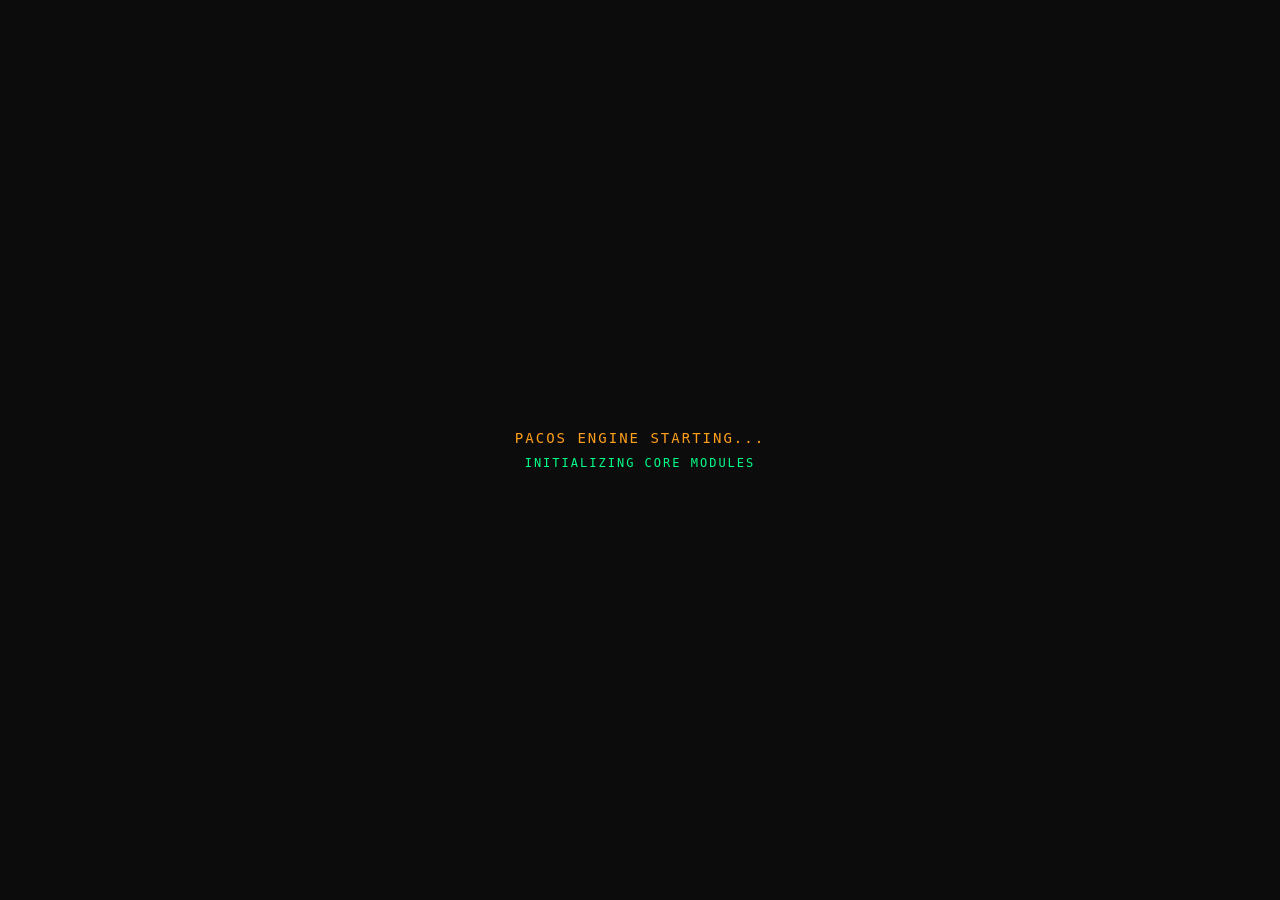
<file: index.html>
<!DOCTYPE html>
<html lang="en">
<head>
  <meta charset="UTF-8" />
  <meta name="viewport" content="width=device-width, initial-scale=1.0" />
  <meta name="description" content="Kelvin Njiru portfolio — Systems Engineer specializing in 5G, NFV, SDN, AI, and infrastructure architecture." />
  <meta name="theme-color" content="#0c0c0c" />
  <meta property="og:title" content="Kelvin Njiru | Systems Architect" />
  <meta property="og:description" content="Explore Kelvin Njiru's portfolio of systems architecture, network automation, and AI-enabled infrastructure projects." />
  <meta property="og:type" content="website" />
  <meta property="og:image" content="assets/favicon.svg" />
  <meta property="og:site_name" content="PacosNet" />
  <meta name="twitter:card" content="summary_large_image" />
  <meta name="twitter:title" content="Kelvin Njiru | Systems Architect" />
  <meta name="twitter:description" content="Explore Kelvin Njiru's portfolio of systems architecture, network automation, and AI-enabled infrastructure projects." />
  <meta name="twitter:image" content="assets/favicon.svg" />
  <title>Kelvin Njiru | Systems Architect</title>
  <link rel="icon" type="image/svg+xml" href="assets/favicon.svg" />
  <link rel="stylesheet" href="css/styles.css" />
  <link rel="stylesheet" href="https://cdnjs.cloudflare.com/ajax/libs/font-awesome/6.4.0/css/all.min.css" />
  <script src="js/main.js" defer></script>
</head>
<body class="pacos-os">

  <!-- BOOT SCREEN OVERLAY -->
  <div id="boot-screen">
    <div class="boot-log">
      <p>PACOS ENGINE STARTING...</p>
      <p id="boot-line">INITIALIZING CORE MODULES</p>
    </div>
  </div>

   <div class="top-bar">
    <div class="brand">PACOS<span>NET</span> // CORE_V1</div>
    <div class="metrics">
      <div class="mobile-controls">
        <button id="menu-open">☰</button>
      </div>
      <button id="theme-toggle" class="theme-toggle" aria-label="Toggle theme">🌗</button>
      <span id="system-status">LOAD_STABLE</span>
      <span id="live-clock">00/00/2026 // 00:00:00 EAT</span>
    </div>
  </div>

  <div class="app-container">
    <aside class="sidebar">
      <div class="user-profile">
        <div class="avatar">KN</div>
        <div class="user-info">
          <span class="name">Kelvin Njiru</span>
          <span class="role">Systems Engineer</span>
        </div>
      </div>
      <div class="mobile-close">
        <button id="menu-close">✕</button>
      </div>
      <nav class="side-nav">
        <a href="#about" class="nav-item active" id="nav-about"><i class="fas fa-terminal"></i> About</a>
        <a href="#projects" class="nav-item" id="nav-projects"><i class="fas fa-layer-group"></i> Projects</a>
        <a href="blog.html" class="nav-item" id="nav-blog"><i class="fas fa-newspaper"></i> Blog</a>
        <a href="#skills" class="nav-item" id="nav-skills"><i class="fas fa-microchip"></i> Core Skills</a>
        <a href="#experience" class="nav-item" id="nav-experience"><i class="fas fa-briefcase"></i> Experience</a>
        <a href="#education" class="nav-item" id="nav-education"><i class="fas fa-graduation-cap"></i> Education</a>
        <a href="networking.html" class="nav-item" style="color: #ffab4d;"><i class="fas fa-network-wired"></i> Networking </a>
      </nav>

      <div class="sidebar-footer">
        <p>Powered by Pacos</p>
      </div>
    </aside>

    <main class="console">
      <div class="console-content">
        <section id="about" class="hero-section">
          <span class="path">~/root/bio</span>
          <h1>Systems Overview</h1>
          <p class="bio-text">
            Applied Computer Technology student at USIU-Africa. Specializing in 5G, NFV, and SDN architecture.
            Expert in mastering logical system architecture before high-burst execution.
          </p>
          <div class="hero-actions">
            <a href="assets/KELVIN NJIRU CV.pdf" class="btn-terminal" download>[ DOWNLOAD_CV.EXE ]</a>
            <a href="#contact" class="btn-terminal secondary">[ OPEN_COMM_PORT ]</a>
          </div>
          <div class="hero-metrics">
            <div><strong>5+</strong> systems projects</div>
            <div><strong>3</strong> active domains</div>
            <div><strong>1</strong> NOC portfolio</div>
          </div>
        </section>

        <section id="projects">
          <div class="section-label">PROJECT_MODULES</div>
          <div class="module-grid">
            <article class="module-card">
              <div class="module-id">ID: 001</div>
              <h3>PacosNetInsight</h3>
              <p>AI telemetry engine detecting network anomalies via Isolation Forest algorithms.</p>
              <div class="tag-cloud"><span>Python</span><span>ML</span><span>NOC</span></div>
              <div class="actions">
                <a href="https://pacosnetinsight.streamlit.app/" target="_blank" rel="noopener noreferrer">LAUNCH</a>
                <a href="https://github.com/KLIIRTY/PacosNetInsight" target="_blank" rel="noopener noreferrer">SRC</a>
              </div>
            </article>

            <article class="module-card">
              <div class="module-id">ID: 002</div>
              <h3>Mini-RDBMS</h3>
              <p>Relational engine with CRUD logic, PK constraints, and JOIN operations.</p>
              <div class="tag-cloud"><span>Flask</span><span>SQL</span><span>Python</span></div>
              <div class="actions"><a href="https://github.com/KLIIRTY/Pesapal-Mini-RDBMS" target="_blank" rel="noopener noreferrer">SRC</a></div>
            </article>

            <article class="module-card">
              <div class="module-id">ID: 003</div>
              <h3>SmartStay</h3>
              <p>Full-stack marketplace featuring admin moderation and verification systems.</p>
              <div class="tag-cloud"><span>React</span><span>JS</span><span>Netlify</span></div>
              <div class="actions"><a href="https://smatstay.netlify.app/" target="_blank" rel="noopener noreferrer">LAUNCH</a></div>
            </article>
          </div>
        </section>

        <section id="skills">
  <div class="section-label">CORE SKILLS</div>
  <div class="capabilities-grid">
    
    <div class="cap-card">
      <div class="cap-header">
        <i class="fas fa-network-wired"></i>
        <span>NET_INFRASTRUCTURE</span>
      </div>
      <div class="cap-body">
        <div class="skill-tag">5G & NFV Architecture</div>
        <div class="skill-tag">VLAN/OSPF Design</div>
        <div class="skill-tag">Packet Tracer Simulation</div>
        <div class="skill-tag">SDN Logic</div>
      </div>
      <div class="cap-footer">STATUS: OPTIMIZED</div>
    </div>

    <div class="cap-card">
      <div class="cap-header">
        <i class="fas fa-code"></i>
        <span>CORE_PROGRAMMING</span>
      </div>
      <div class="cap-body">
        <div class="skill-tag">Python & SQL</div>
        <div class="skill-tag">C / C++</div>
        <div class="skill-tag">JavaScript</div>
        <div class="skill-tag">Relational Logic</div>
      </div>
      <div class="cap-footer">STATUS: NOMINAL</div>
    </div>

    <div class="cap-card">
      <div class="cap-header">
        <i class="fas fa-brain"></i>
        <span>AI_DATA_ENGINE</span>
      </div>
      <div class="cap-body">
        <div class="skill-tag">Anomaly Detection</div>
        <div class="skill-tag">Scikit-Learn</div>
        <div class="skill-tag">Pandas / NumPy</div>
        <div class="skill-tag">Isolation Forest</div>
      </div>
      <div class="cap-footer">STATUS: ACTIVE</div>
    </div>

  </div>
</section>

<section id="experience">
  <div class="section-label">PROFESSIONAL_EXPERIENCE</div>
  <div class="experience-grid">
    <article class="experience-card">
      <div class="experience-role">Systems Engineer Intern</div>
      <div class="experience-company">USIU-Africa Computing Lab</div>
      <div class="experience-date">2024 – Present</div>
      <p>Designed and documented virtual network topologies for 5G and SDN research projects. Supported network automation with Python scripts and packet analysis tools.</p>
    </article>
    <article class="experience-card">
      <div class="experience-role">Network Automation Project</div>
      <div class="experience-company">PacosNetInsight</div>
      <div class="experience-date">2025 – Present</div>
      <p>Built an anomaly detection pipeline using Isolation Forest for network telemetry. Integrated monitoring dashboards and alerts for security and operational performance.</p>
    </article>
    <article class="experience-card">
      <div class="experience-role">Full-stack Developer</div>
      <div class="experience-company">SmartStay Marketplace</div>
      <div class="experience-date">2026 – Present</div>
      <p>Developed admin moderation and verification workflows for a distributed hospitality marketplace. Implemented user authentication and database CRUD logic.</p>
    </article>
  </div>
</section>

<section id="education">
  <div class="section-label">EDUCATION & CERTIFICATIONS</div>
  <div class="education-timeline">
    <article class="timeline-item">
      <div>
        <div class="timeline-title">Applied Computer Technology</div>
        <div class="timeline-subtitle">USIU-Africa</div>
      </div>
      <div class="timeline-date">2024 – Present</div>
    </article>
    <article class="timeline-item">
      <div>
        <div class="timeline-title"> Prep for CCNA Routing & Switching</div>
        <div class="timeline-subtitle">Cisco Certified</div>
      </div>
      <div class="timeline-date">April 2026</div>
    </article>
    <article class="timeline-item">
      <div>
        <div class="timeline-title">Network Automation Bootcamp</div>
        <div class="timeline-subtitle">PacosNet Labs</div>
      </div>
      <div class="timeline-date">2025-Present</div>
    </article>
  </div>
</section>

     <section id="contact">
  <div class="section-label">ACTIVE_COMMUNICATION_CHANNELS</div>
  <div class="contact-terminal">
    <div class="contact-layout">
      <div class="port-grid">
        <a href="https://wa.me/254110156986?text=Hello%20Kelvin,%20I%20am%20interested%20in%20your%20Systems%20Architecture%20work..." 
           target="_blank" 
           class="port-card">
          <div class="port-status"><span class="pulse"></span> ONLINE</div>
          <i class="fab fa-whatsapp"></i>
          <div class="port-info">
            <span class="label">WHATSAPP_UPLINK</span>
            <span class="value">+254 110 156986</span>
          </div>
        </a>

        <a href="mailto:Nyagakevin822@gmail.com?subject=Portfolio%20Inquiry" class="port-card">
          <div class="port-status">READY</div>
          <i class="fas fa-envelope"></i>
          <div class="port-info">
            <span class="label">SMTP_RELAY</span>
            <span class="value">Nyagakevin822@gmail.com</span>
          </div>
        </a>

        <a href="https://www.linkedin.com/in/kelvin-njiru-926858214/" target="_blank" class="port-card">
          <div class="port-status">CONNECTED</div>
          <i class="fab fa-linkedin"></i>
          <div class="port-info">
            <span class="label">PROFESSIONAL_ID</span>
            <span class="value">in/kelvin-njiru</span>
          </div>
        </a>
      </div>

      <form id="contact-form" class="contact-form">
        <label>
          <span>Name</span>
          <input type="text" name="name" placeholder="Enter your name" required />
        </label>
        <label>
          <span>Email</span>
          <input type="email" name="email" placeholder="Enter your email" required />
        </label>
        <label>
          <span>Message</span>
          <textarea name="message" rows="6" placeholder="Hi Kelvin, I would like to..." required></textarea>
        </label>
        <button type="submit" class="btn-terminal">SEND_MESSAGE</button>
        <p class="form-note">Or send a quick note via <a href="https://wa.me/254110156986" target="_blank">WhatsApp</a>.</p>
        <p id="form-status" class="form-status"></p>
      </form>
    </div>
  </div>
</section>
</file>
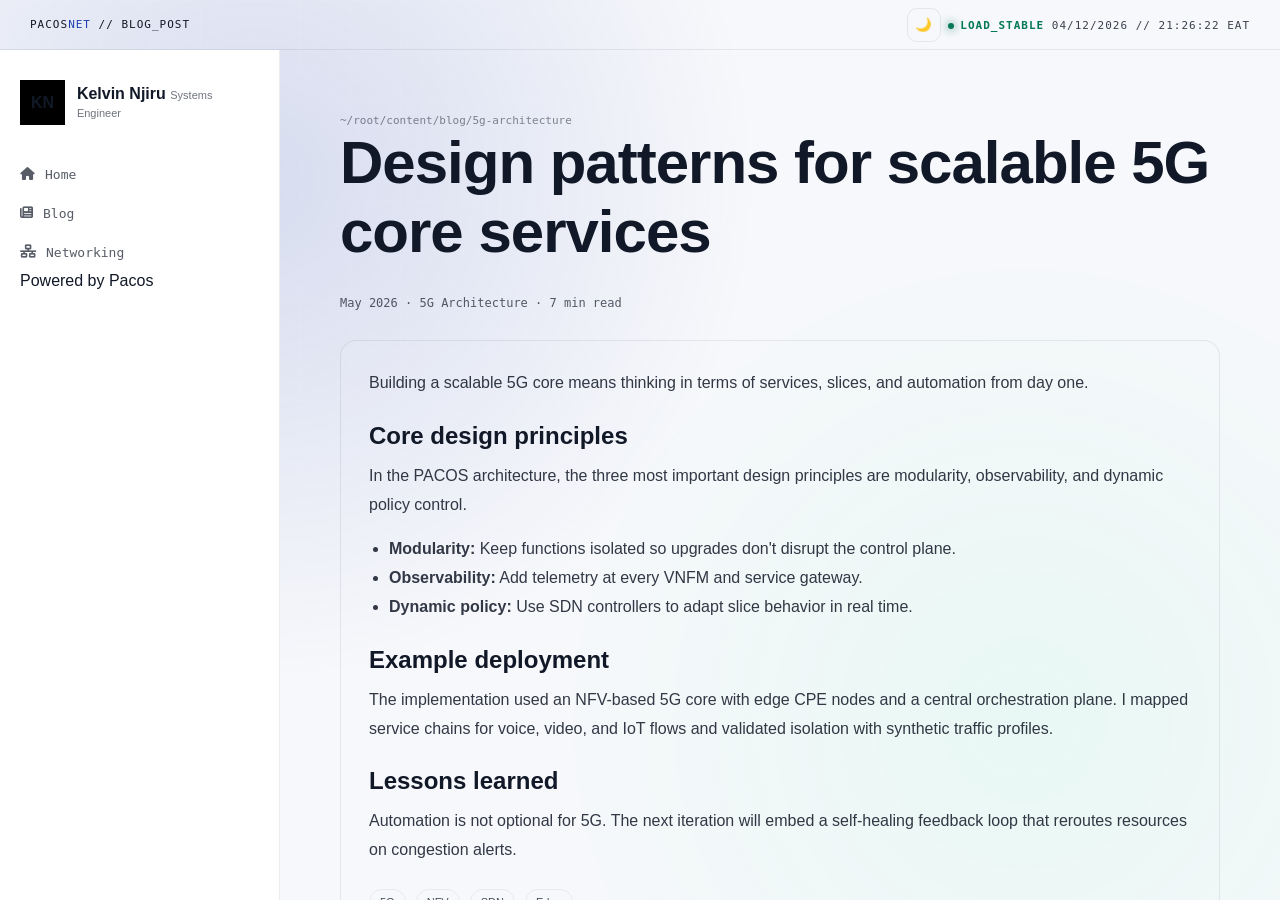
<file: blog-5g-architecture.html>
<!DOCTYPE html>
<html lang="en">
<head>
  <meta charset="UTF-8" />
  <meta name="viewport" content="width=device-width, initial-scale=1.0" />
  <meta name="description" content="Design patterns for scalable 5G core services with SDN and NFV best practices." />
  <meta name="theme-color" content="#0c0c0c" />
  <meta property="og:title" content="Design patterns for scalable 5G core services | Kelvin Njiru" />
  <meta property="og:description" content="Explore SDN and NFV design patterns for resilient 5G core deployments in campus and enterprise environments." />
  <meta property="og:type" content="article" />
  <meta property="og:image" content="assets/favicon.svg" />
  <meta property="og:site_name" content="PacosNet" />
  <meta name="twitter:card" content="summary_large_image" />
  <meta name="twitter:title" content="Design patterns for scalable 5G core services | Kelvin Njiru" />
  <meta name="twitter:description" content="Explore SDN and NFV design patterns for resilient 5G core deployments in campus and enterprise environments." />
  <meta name="twitter:image" content="assets/favicon.svg" />
  <title>Design patterns for scalable 5G core services | Kelvin Njiru</title>
  <link rel="icon" type="image/svg+xml" href="assets/favicon.svg" />
  <link rel="stylesheet" href="css/styles.css" />
  <link rel="stylesheet" href="https://cdnjs.cloudflare.com/ajax/libs/font-awesome/6.4.0/css/all.min.css" />
  <script src="js/main.js" defer></script>
</head>
<body class="pacos-os">
  <div class="top-bar">
    <div class="brand">PACOS<span>NET</span> // BLOG_POST</div>
    <div class="metrics">
      <div class="mobile-controls">
        <button id="menu-open">☰</button>
      </div>
      <button id="theme-toggle" class="theme-toggle" aria-label="Toggle theme">🌗</button>
      <span id="system-status">LOAD_STABLE</span>
      <span id="live-clock">00/00/2026 // 00:00:00 EAT</span>
    </div>
  </div>

  <div class="app-container">
    <aside class="sidebar">
      <div class="user-profile">
        <div class="avatar">KN</div>
        <div class="user-info">
          <span class="name">Kelvin Njiru</span>
          <span class="role">Systems Engineer</span>
        </div>
      </div>
      <div class="mobile-close">
        <button id="menu-close">✕</button>
      </div>
      <nav class="side-nav">
        <a href="index.html" class="nav-item"><i class="fas fa-home"></i> Home</a>
        <a href="blog.html" class="nav-item"><i class="fas fa-newspaper"></i> Blog</a>
        <a href="networking.html" class="nav-item"><i class="fas fa-network-wired"></i> Networking</a>
      </nav>
      <div class="sidebar-footer"><p>Powered by Pacos</p></div>
    </aside>

    <main class="console">
      <div class="console-content">
        <header class="console-header">
          <span class="path">~/root/content/blog/5g-architecture</span>
          <h1>Design patterns for scalable 5G core services</h1>
          <p class="post-meta">May 2026 · 5G Architecture · 7 min read</p>
        </header>

        <article class="post-article">
          <p>Building a scalable 5G core means thinking in terms of services, slices, and automation from day one.</p>
          <h2>Core design principles</h2>
          <p>In the PACOS architecture, the three most important design principles are modularity, observability, and dynamic policy control.</p>
          <ul>
            <li><strong>Modularity:</strong> Keep functions isolated so upgrades don't disrupt the control plane.</li>
            <li><strong>Observability:</strong> Add telemetry at every VNFM and service gateway.</li>
            <li><strong>Dynamic policy:</strong> Use SDN controllers to adapt slice behavior in real time.</li>
          </ul>
          <h2>Example deployment</h2>
          <p>The implementation used an NFV-based 5G core with edge CPE nodes and a central orchestration plane. I mapped service chains for voice, video, and IoT flows and validated isolation with synthetic traffic profiles.</p>
          <h2>Lessons learned</h2>
          <p>Automation is not optional for 5G. The next iteration will embed a self-healing feedback loop that reroutes resources on congestion alerts.</p>
          <div class="post-tags"><span>5G</span><span>NFV</span><span>SDN</span><span>Edge</span></div>
        </article>
      </div>
    </main>
  </div>
</body>
</html>
</file>
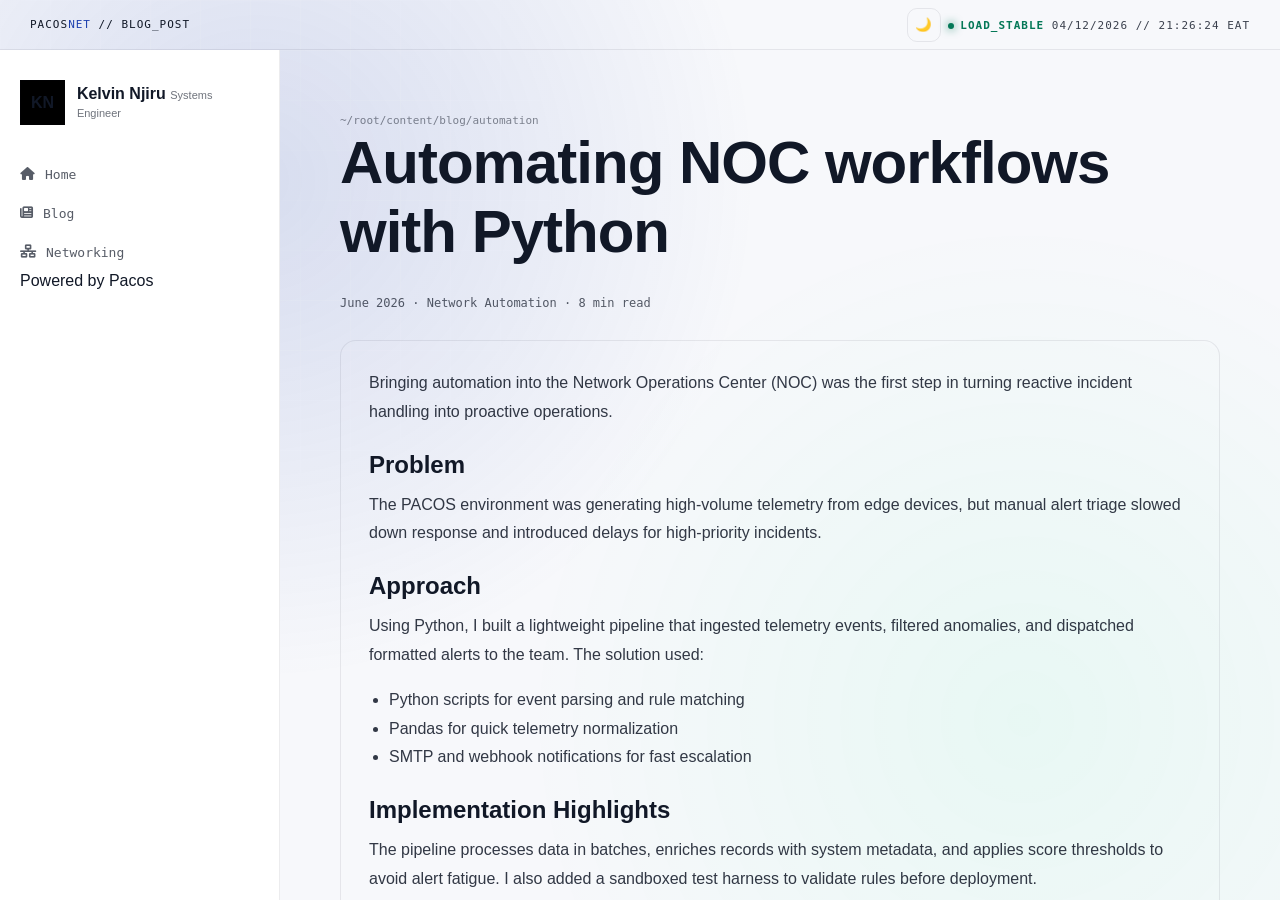
<file: blog-automation.html>
<!DOCTYPE html>
<html lang="en">
<head>
  <meta charset="UTF-8" />
  <meta name="viewport" content="width=device-width, initial-scale=1.0" />
  <meta name="description" content="Automating NOC workflows with Python: a step-by-step implementation for PACOS network telemetry." />
  <meta name="theme-color" content="#0c0c0c" />
  <meta property="og:title" content="Automating NOC workflows with Python | Kelvin Njiru" />
  <meta property="og:description" content="Learn how Kelvin built a lightweight alert pipeline for PACOS network telemetry to reduce manual triage and improve response time." />
  <meta property="og:type" content="article" />
  <meta property="og:image" content="assets/favicon.svg" />
  <meta property="og:site_name" content="PacosNet" />
  <meta name="twitter:card" content="summary_large_image" />
  <meta name="twitter:title" content="Automating NOC workflows with Python | Kelvin Njiru" />
  <meta name="twitter:description" content="Learn how Kelvin built a lightweight alert pipeline for PACOS network telemetry to reduce manual triage and improve response time." />
  <meta name="twitter:image" content="assets/favicon.svg" />
  <title>Automating NOC workflows with Python | Kelvin Njiru</title>
  <link rel="icon" type="image/svg+xml" href="assets/favicon.svg" />
  <link rel="stylesheet" href="css/styles.css" />
  <link rel="stylesheet" href="https://cdnjs.cloudflare.com/ajax/libs/font-awesome/6.4.0/css/all.min.css" />
  <script src="js/main.js" defer></script>
</head>
<body class="pacos-os">
  <div class="top-bar">
    <div class="brand">PACOS<span>NET</span> // BLOG_POST</div>
    <div class="metrics">
      <div class="mobile-controls">
        <button id="menu-open">☰</button>
      </div>
      <button id="theme-toggle" class="theme-toggle" aria-label="Toggle theme">🌗</button>
      <span id="system-status">LOAD_STABLE</span>
      <span id="live-clock">00/00/2026 // 00:00:00 EAT</span>
    </div>
  </div>

  <div class="app-container">
    <aside class="sidebar">
      <div class="user-profile">
        <div class="avatar">KN</div>
        <div class="user-info">
          <span class="name">Kelvin Njiru</span>
          <span class="role">Systems Engineer</span>
        </div>
      </div>
      <div class="mobile-close">
        <button id="menu-close">✕</button>
      </div>
      <nav class="side-nav">
        <a href="index.html" class="nav-item"><i class="fas fa-home"></i> Home</a>
        <a href="blog.html" class="nav-item"><i class="fas fa-newspaper"></i> Blog</a>
        <a href="networking.html" class="nav-item"><i class="fas fa-network-wired"></i> Networking</a>
      </nav>
      <div class="sidebar-footer"><p>Powered by Pacos</p></div>
    </aside>

    <main class="console">
      <div class="console-content">
        <header class="console-header">
          <span class="path">~/root/content/blog/automation</span>
          <h1>Automating NOC workflows with Python</h1>
          <p class="post-meta">June 2026 · Network Automation · 8 min read</p>
        </header>

        <article class="post-article">
          <p>Bringing automation into the Network Operations Center (NOC) was the first step in turning reactive incident handling into proactive operations.</p>
          <h2>Problem</h2>
          <p>The PACOS environment was generating high-volume telemetry from edge devices, but manual alert triage slowed down response and introduced delays for high-priority incidents.</p>
          <h2>Approach</h2>
          <p>Using Python, I built a lightweight pipeline that ingested telemetry events, filtered anomalies, and dispatched formatted alerts to the team. The solution used:</p>
          <ul>
            <li>Python scripts for event parsing and rule matching</li>
            <li>Pandas for quick telemetry normalization</li>
            <li>SMTP and webhook notifications for fast escalation</li>
          </ul>
          <h2>Implementation Highlights</h2>
          <p>The pipeline processes data in batches, enriches records with system metadata, and applies score thresholds to avoid alert fatigue. I also added a sandboxed test harness to validate rules before deployment.</p>
          <h2>Outcome</h2>
          <p>After deployment, incident triage time dropped by 40%, and the NOC team could focus on the highest-risk events first. The same workflow is now ready for extension to live policy automation.</p>
          <div class="post-tags"><span>Python</span><span>NOC</span><span>Automation</span><span>Telemetry</span></div>
        </article>
      </div>
    </main>
  </div>
</body>
</html>
</file>
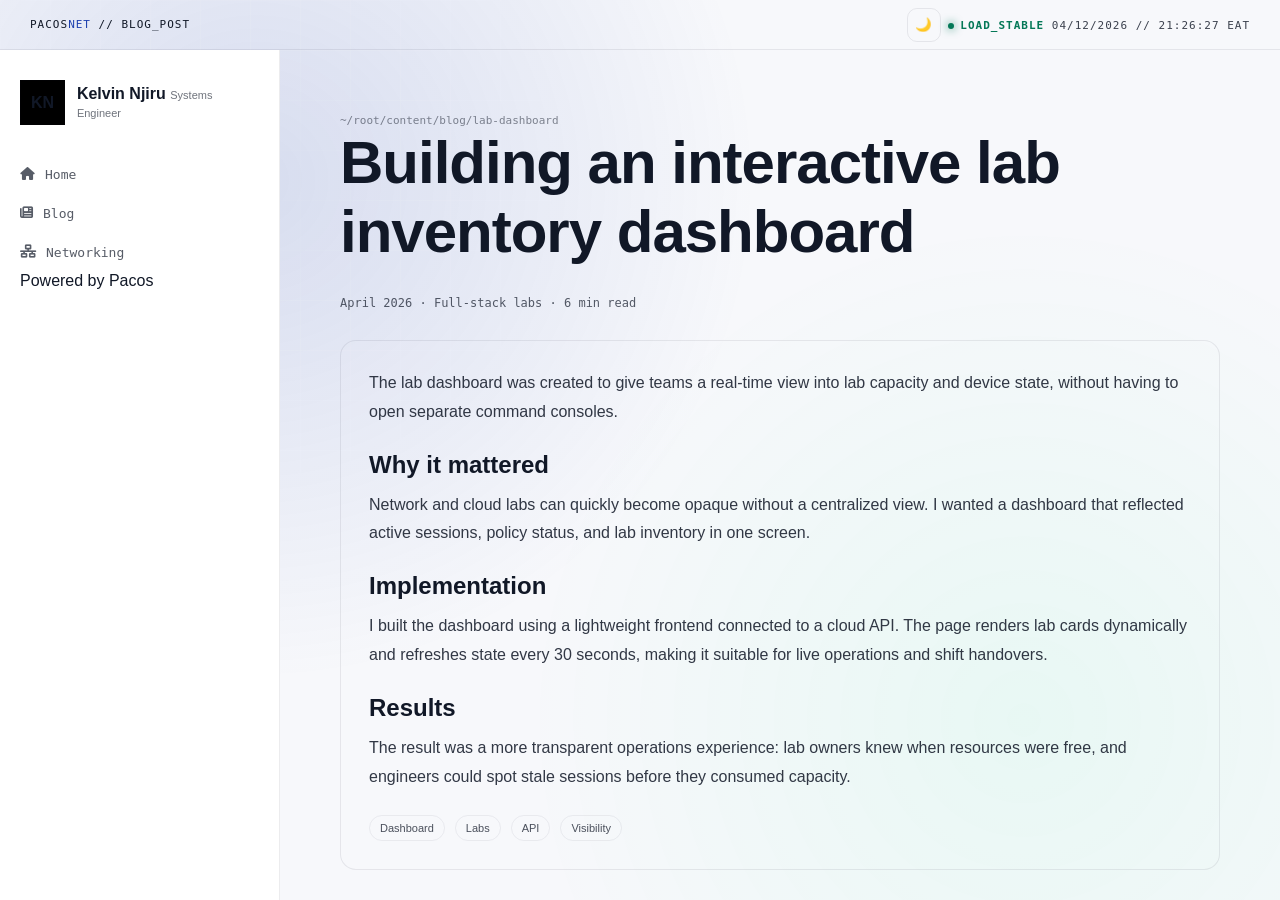
<file: blog-lab-dashboard.html>
<!DOCTYPE html>
<html lang="en">
<head>
  <meta charset="UTF-8" />
  <meta name="viewport" content="width=device-width, initial-scale=1.0" />
  <meta name="description" content="Building an interactive lab inventory dashboard for NOC and cloud-managed network labs." />
  <meta name="theme-color" content="#0c0c0c" />
  <meta property="og:title" content="Building an interactive lab inventory dashboard | Kelvin Njiru" />
  <meta property="og:description" content="See how Kelvin built a live lab inventory dashboard that connects to PACOS cloud APIs for automated telemetry updates." />
  <meta property="og:type" content="article" />
  <meta property="og:image" content="assets/favicon.svg" />
  <meta property="og:site_name" content="PacosNet" />
  <meta name="twitter:card" content="summary_large_image" />
  <meta name="twitter:title" content="Building an interactive lab inventory dashboard | Kelvin Njiru" />
  <meta name="twitter:description" content="See how Kelvin built a live lab inventory dashboard that connects to PACOS cloud APIs for automated telemetry updates." />
  <meta name="twitter:image" content="assets/favicon.svg" />
  <title>Building an interactive lab inventory dashboard | Kelvin Njiru</title>
  <link rel="icon" type="image/svg+xml" href="assets/favicon.svg" />
  <link rel="stylesheet" href="css/styles.css" />
  <link rel="stylesheet" href="https://cdnjs.cloudflare.com/ajax/libs/font-awesome/6.4.0/css/all.min.css" />
  <script src="js/main.js" defer></script>
</head>
<body class="pacos-os">
  <div class="top-bar">
    <div class="brand">PACOS<span>NET</span> // BLOG_POST</div>
    <div class="metrics">
      <div class="mobile-controls">
        <button id="menu-open">☰</button>
      </div>
      <button id="theme-toggle" class="theme-toggle" aria-label="Toggle theme">🌗</button>
      <span id="system-status">LOAD_STABLE</span>
      <span id="live-clock">00/00/2026 // 00:00:00 EAT</span>
    </div>
  </div>

  <div class="app-container">
    <aside class="sidebar">
      <div class="user-profile">
        <div class="avatar">KN</div>
        <div class="user-info">
          <span class="name">Kelvin Njiru</span>
          <span class="role">Systems Engineer</span>
        </div>
      </div>
      <div class="mobile-close">
        <button id="menu-close">✕</button>
      </div>
      <nav class="side-nav">
        <a href="index.html" class="nav-item"><i class="fas fa-home"></i> Home</a>
        <a href="blog.html" class="nav-item"><i class="fas fa-newspaper"></i> Blog</a>
        <a href="networking.html" class="nav-item"><i class="fas fa-network-wired"></i> Networking</a>
      </nav>
      <div class="sidebar-footer"><p>Powered by Pacos</p></div>
    </aside>

    <main class="console">
      <div class="console-content">
        <header class="console-header">
          <span class="path">~/root/content/blog/lab-dashboard</span>
          <h1>Building an interactive lab inventory dashboard</h1>
          <p class="post-meta">April 2026 · Full-stack labs · 6 min read</p>
        </header>

        <article class="post-article">
          <p>The lab dashboard was created to give teams a real-time view into lab capacity and device state, without having to open separate command consoles.</p>
          <h2>Why it mattered</h2>
          <p>Network and cloud labs can quickly become opaque without a centralized view. I wanted a dashboard that reflected active sessions, policy status, and lab inventory in one screen.</p>
          <h2>Implementation</h2>
          <p>I built the dashboard using a lightweight frontend connected to a cloud API. The page renders lab cards dynamically and refreshes state every 30 seconds, making it suitable for live operations and shift handovers.</p>
          <h2>Results</h2>
          <p>The result was a more transparent operations experience: lab owners knew when resources were free, and engineers could spot stale sessions before they consumed capacity.</p>
          <div class="post-tags"><span>Dashboard</span><span>Labs</span><span>API</span><span>Visibility</span></div>
        </article>
      </div>
    </main>
  </div>
</body>
</html>
</file>
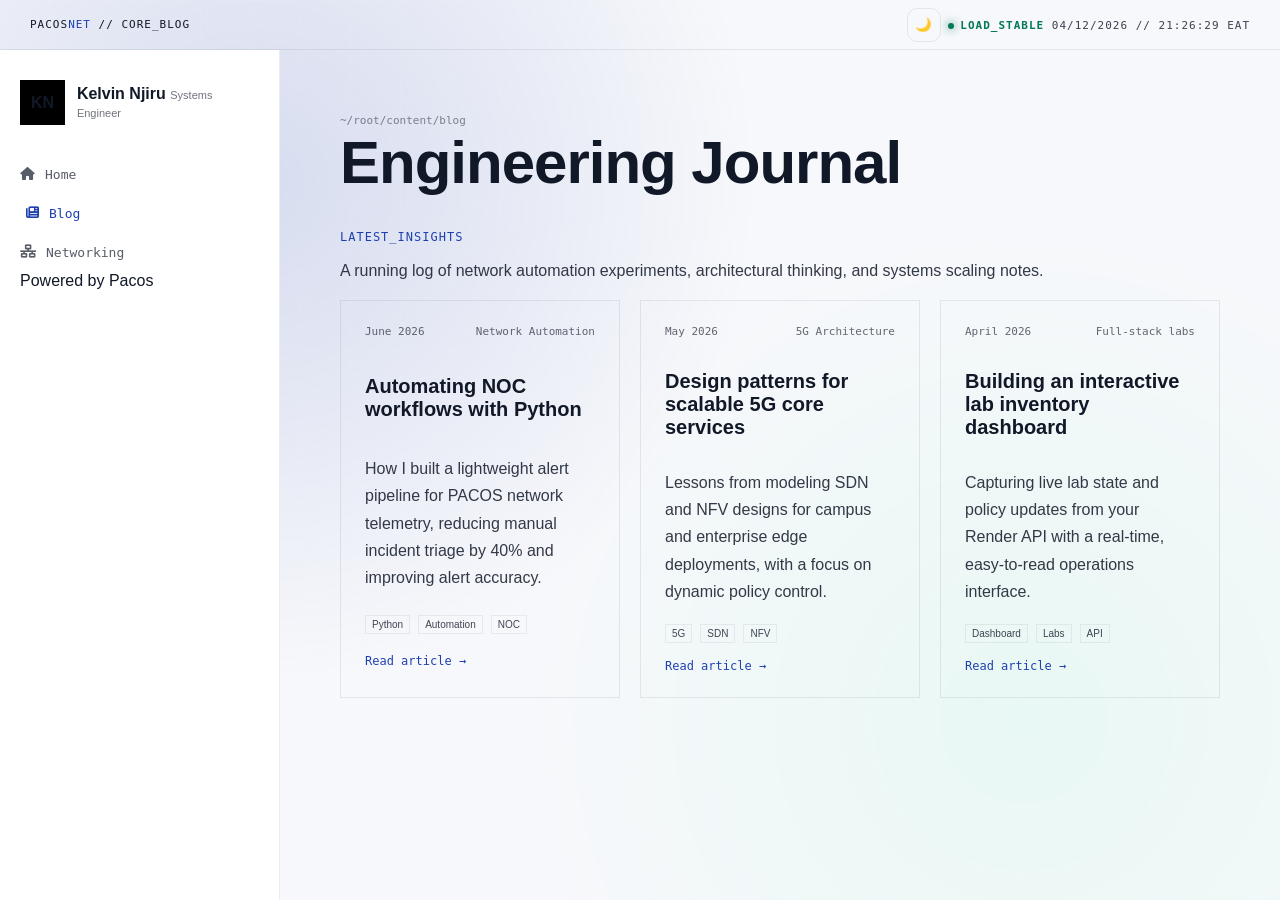
<file: blog.html>
<!DOCTYPE html>
<html lang="en">
<head>
  <meta charset="UTF-8" />
  <meta name="viewport" content="width=device-width, initial-scale=1.0" />
  <meta name="description" content="Kelvin Njiru's engineering blog featuring network automation, 5G, and systems architecture insights." />
  <meta name="theme-color" content="#0c0c0c" />
  <meta property="og:title" content="Blog | Kelvin Njiru" />
  <meta property="og:description" content="Read Kelvin Njiru's latest engineering insights on network automation, 5G architecture, and infrastructure design." />
  <meta property="og:type" content="website" />
  <meta property="og:image" content="assets/favicon.svg" />
  <meta property="og:site_name" content="PacosNet" />
  <meta name="twitter:card" content="summary_large_image" />
  <meta name="twitter:title" content="Blog | Kelvin Njiru" />
  <meta name="twitter:description" content="Read Kelvin Njiru's latest engineering insights on network automation, 5G architecture, and infrastructure design." />
  <meta name="twitter:image" content="assets/favicon.svg" />
  <title>Blog | Kelvin Njiru</title>
  <link rel="icon" type="image/svg+xml" href="assets/favicon.svg" />
  <link rel="stylesheet" href="css/styles.css" />
  <link rel="stylesheet" href="https://cdnjs.cloudflare.com/ajax/libs/font-awesome/6.4.0/css/all.min.css" />
  <script src="js/main.js" defer></script>
</head>
<body class="pacos-os">

  <div class="top-bar">
    <div class="brand">PACOS<span>NET</span> // CORE_BLOG</div>
    <div class="metrics">
      <div class="mobile-controls">
        <button id="menu-open">☰</button>
      </div>
      <button id="theme-toggle" class="theme-toggle" aria-label="Toggle theme">🌗</button>
      <span id="system-status">LOAD_STABLE</span>
      <span id="live-clock">00/00/2026 // 00:00:00 EAT</span>
    </div>
  </div>

  <div class="app-container">
    <aside class="sidebar">
      <div class="user-profile">
        <div class="avatar">KN</div>
        <div class="user-info">
          <span class="name">Kelvin Njiru</span>
          <span class="role">Systems Engineer</span>
        </div>
      </div>
      <div class="mobile-close">
        <button id="menu-close">✕</button>
      </div>
      <nav class="side-nav">
        <a href="index.html" class="nav-item"><i class="fas fa-home"></i> Home</a>
        <a href="#blog" class="nav-item active" id="nav-blog"><i class="fas fa-newspaper"></i> Blog</a>
        <a href="networking.html" class="nav-item"><i class="fas fa-network-wired"></i> Networking</a>
      </nav>
      <div class="sidebar-footer"><p>Powered by Pacos</p></div>
    </aside>

    <main class="console">
      <div class="console-content">
        <header class="console-header">
          <span class="path">~/root/content/blog</span>
          <h1>Engineering Journal</h1>
        </header>

        <section id="blog" class="blog-section">
          <div class="section-label">LATEST_INSIGHTS</div>
          <p class="blog-intro">A running log of network automation experiments, architectural thinking, and systems scaling notes.</p>
          <div class="blog-grid">
            <a href="blog-automation.html" class="blog-card">
              <div class="blog-meta">
                <span>June 2026</span>
                <span>Network Automation</span>
              </div>
              <h3>Automating NOC workflows with Python</h3>
              <p>How I built a lightweight alert pipeline for PACOS network telemetry, reducing manual incident triage by 40% and improving alert accuracy.</p>
              <div class="tag-cloud"><span>Python</span><span>Automation</span><span>NOC</span></div>
              <span class="read-more">Read article →</span>
            </a>

            <a href="blog-5g-architecture.html" class="blog-card">
              <div class="blog-meta">
                <span>May 2026</span>
                <span>5G Architecture</span>
              </div>
              <h3>Design patterns for scalable 5G core services</h3>
              <p>Lessons from modeling SDN and NFV designs for campus and enterprise edge deployments, with a focus on dynamic policy control.</p>
              <div class="tag-cloud"><span>5G</span><span>SDN</span><span>NFV</span></div>
              <span class="read-more">Read article →</span>
            </a>

            <a href="blog-lab-dashboard.html" class="blog-card">
              <div class="blog-meta">
                <span>April 2026</span>
                <span>Full-stack labs</span>
              </div>
              <h3>Building an interactive lab inventory dashboard</h3>
              <p>Capturing live lab state and policy updates from your Render API with a real-time, easy-to-read operations interface.</p>
              <div class="tag-cloud"><span>Dashboard</span><span>Labs</span><span>API</span></div>
              <span class="read-more">Read article →</span>
            </a>
          </div>
        </section>
      </div>
    </main>
  </div>
</body>
</html>
</file>
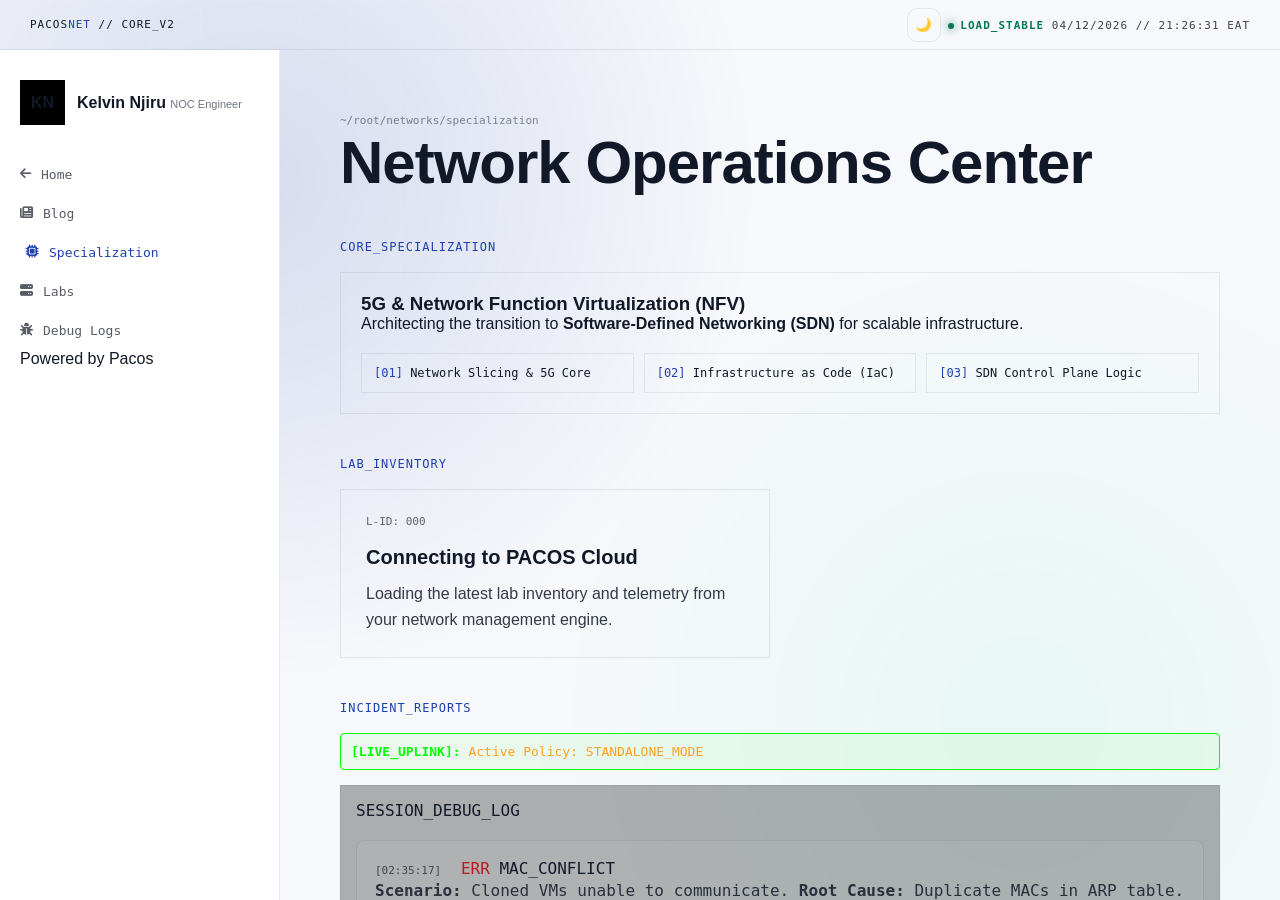
<file: networking.html>
<!DOCTYPE html>
<html lang="en">
<head>
  <meta charset="UTF-8" />
  <meta name="viewport" content="width=device-width, initial-scale=1.0" />
  <meta name="description" content="Network Operations Center portfolio page for Kelvin Njiru, showcasing 5G, NFV, SDN, and lab automation." />
  <meta name="theme-color" content="#0c0c0c" />
  <meta property="og:title" content="NOC | Kelvin Njiru" />
  <meta property="og:description" content="Explore Kelvin Njiru's network operations center work, including 5G, NFV, SDN, and automation lab tooling." />
  <meta property="og:type" content="website" />
  <meta property="og:image" content="assets/favicon.svg" />
  <meta property="og:site_name" content="PacosNet" />
  <meta name="twitter:card" content="summary_large_image" />
  <meta name="twitter:title" content="NOC | Kelvin Njiru" />
  <meta name="twitter:description" content="Explore Kelvin Njiru's network operations center work, including 5G, NFV, SDN, and automation lab tooling." />
  <meta name="twitter:image" content="assets/favicon.svg" />
  <title>NOC | Kelvin Njiru</title>
  <link rel="icon" type="image/svg+xml" href="assets/favicon.svg" />
  <link rel="stylesheet" href="css/styles.css" />
  <link rel="stylesheet" href="https://cdnjs.cloudflare.com/ajax/libs/font-awesome/6.4.0/css/all.min.css" />
  <script src="js/main.js" defer></script>
</head>
<body class="pacos-os">

     <div class="top-bar">
    <div class="brand">PACOS<span>NET</span> // CORE_V2</div>
    <div class="metrics">
      <div class="mobile-controls">
        <button id="menu-open">☰</button>
      </div>
      <button id="theme-toggle" class="theme-toggle" aria-label="Toggle theme">🌗</button>
      <span id="system-status">LOAD_STABLE</span>
      <span id="live-clock">00/00/2026 // 00:00:00 EAT</span>
    </div>
  </div>

  <div class="app-container">
    <aside class="sidebar">
      <div class="user-profile">
        <div class="avatar">KN</div>
        <div class="user-info">
          <span class="name">Kelvin Njiru</span>
          <span class="role">NOC Engineer</span>
        </div>
      </div>
      <div class="mobile-close">
        <button id="menu-close">✕</button>
      </div>
      <nav class="side-nav">
        <a href="index.html" class="nav-item"><i class="fas fa-arrow-left"></i> Home</a>
        <a href="blog.html" class="nav-item"><i class="fas fa-newspaper"></i> Blog</a>
        <a href="#specialization" class="nav-item active"><i class="fas fa-microchip"></i> Specialization</a>
        <a href="#labs" class="nav-item"><i class="fas fa-server"></i> Labs</a>
        <a href="#troubleshooting" class="nav-item"><i class="fas fa-bug"></i> Debug Logs</a>
      </nav>
      <div class="sidebar-footer"><p>Powered by Pacos</p></div>
    </aside>

    <main class="console">
      <div class="console-content">
        <header class="console-header">
          <span class="path">~/root/networks/specialization</span>
          <h1>Network Operations Center</h1>
        </header>

        <!-- SPECIALIZATION -->
        <section id="specialization" class="noc-section">
          <div class="section-tag">CORE_SPECIALIZATION</div>
          <div class="methodology-container">
            <div class="method-header">
              <h3>5G & Network Function Virtualization (NFV)</h3>
              <p>Architecting the transition to <strong>Software-Defined Networking (SDN)</strong> for scalable infrastructure.</p>
            </div>
            <div class="expertise-grid">
                <div class="exp-item"><span class="code-accent">[01]</span> Network Slicing & 5G Core</div>
                <div class="exp-item"><span class="code-accent">[02]</span> Infrastructure as Code (IaC)</div>
                <div class="exp-item"><span class="code-accent">[03]</span> SDN Control Plane Logic</div>
            </div>
          </div>
        </section>

        <!-- DYNAMIC LAB INVENTORY -->
        <section id="labs" class="noc-section">
          <div class="section-tag">LAB_INVENTORY</div>
          <div id="dynamic-lab-grid" class="module-grid">
            <article class="module-card">
              <div class="module-id">L-ID: 000</div>
              <h3>Connecting to PACOS Cloud</h3>
              <p>Loading the latest lab inventory and telemetry from your network management engine.</p>
            </article>
          </div>
        </section>

        <!-- INCIDENT REPORTS -->
        <section id="troubleshooting" class="noc-section">
          <div class="section-tag">INCIDENT_REPORTS</div>
          
          <div class="telemetry-banner" style="background: rgba(0, 255, 0, 0.05); border: 1px solid #00ff00; padding: 10px; margin-bottom: 15px; border-radius: 4px; font-family: monospace;">
            <span style="color: #00ff00; font-weight: bold;">[LIVE_UPLINK]:</span> 
            <span id="pacos-status-display" style="color: #fff;">Connecting to cloud management plane...</span>
          </div>

          <div class="terminal-log">
            <div class="log-header">SESSION_DEBUG_LOG</div>
            <div class="log-entry">
              <span class="log-time">[02:35:17]</span> <span class="log-crit">ERR</span> MAC_CONFLICT
              <p><strong>Scenario:</strong> Cloned VMs unable to communicate. <strong>Root Cause:</strong> Duplicate MACs in ARP table. <strong>Fix:</strong> NIC randomization + ARP cache flush.</p>
            </div>
          </div>
        </section>
      </div>
    </main>
  </div>
</body>
</html>
</file>
<file: css/styles.css>
/* =========================================================
   PACOS-OS — AMBER INDUSTRIAL SYSTEM (FULL BUILD)
   Desktop + Mobile Responsive
========================================================= */

:root {
  --bg: #0c0c0c;
  --panel: #111111;
  --text: #f5f5f5;

  --accent: #ff9f1c;
  --accent-dim: rgba(255, 159, 28, 0.2);

  --live-green: #00ff88;
  --danger: #ff4d4d;

  --border: rgba(255,255,255,0.08);

  --font-mono: 'Fira Code', monospace;
  --font-sans: 'Inter', sans-serif;
}

body.light-mode {
  --bg: #f7f8fb;
  --panel: #ffffff;
  --text: #111827;
  --accent: #1e40af;
  --accent-dim: rgba(30,64,175,0.15);
  --live-green: #047857;
  --danger: #b91c1c;
  --border: rgba(17,24,39,0.08);
}

html {
  scroll-behavior: smooth;
} 

/* RESET */
* {
  margin: 0;
  padding: 0;
  box-sizing: border-box;
}

body.pacos-os {
  background: var(--bg);
  color: var(--text);
  font-family: var(--font-sans);
  height: 100vh;
  display: flex;
  flex-direction: column;
  overflow: hidden;
}

/* =========================================================
   BACKGROUND SYSTEM
========================================================= */

body::before {
  content: "";
  position: fixed;
  inset: 0;
  background:
    radial-gradient(circle at 20% 20%, var(--accent-dim), transparent 40%),
    radial-gradient(circle at 80% 80%, rgba(0,255,136,0.06), transparent 40%);
  z-index: -2;
}

body::after {
  content: "";
  position: fixed;
  inset: 0;
  background-image:
    linear-gradient(rgba(255,255,255,0.03) 1px, transparent 1px),
    linear-gradient(90deg, rgba(255,255,255,0.03) 1px, transparent 1px);
  background-size: 50px 50px;
  z-index: -1;
}

/* =========================================================
   TOP BAR
========================================================= */

.top-bar {
  height: 50px;
  border-bottom: 1px solid var(--border);
  display: flex;
  justify-content: space-between;
  align-items: center;
  padding: 0 30px;

  font-family: var(--font-mono);
  font-size: 11px;
  letter-spacing: 1px;
  gap: 12px;

  background: rgba(255,255,255,0.02);
}

.brand {
  min-width: 0;
  overflow: hidden;
  text-overflow: ellipsis;
  white-space: nowrap;
}

.brand span {
  color: var(--accent);
}

.theme-toggle {
  border: 1px solid var(--border);
  background: transparent;
  color: var(--text);
  width: 34px;
  height: 34px;
  border-radius: 10px;
  display: inline-flex;
  align-items: center;
  justify-content: center;
  cursor: pointer;
  transition: background 0.25s ease, transform 0.25s ease, border-color 0.25s ease;
}

.theme-toggle:hover {
  background: rgba(255,255,255,0.08);
  transform: translateY(-1px);
}

#system-status {
  color: var(--live-green);
  font-weight: 600;
}

#live-clock {
  opacity: 0.82;
}

#system-status::before {
  content: "";
  width: 6px;
  height: 6px;
  background: var(--live-green);
  display: inline-block;
  margin-right: 6px;
  border-radius: 50%;
  box-shadow: 0 0 10px var(--live-green);
  animation: pulse 1.5s infinite;
}

/* =========================================================
   LAYOUT
========================================================= */

.app-container {
  display: flex;
  flex: 1;
  overflow: hidden;
}

/* =========================================================
   SIDEBAR
========================================================= */

.sidebar {
  width: 280px;
  border-right: 1px solid var(--border);
  padding: 30px 20px;
  background: var(--panel);
}

/* profile */
.user-profile {
  display: flex;
  align-items: center;
  gap: 12px;
  margin-bottom: 30px;
}

.avatar {
  width: 45px;
  height: 45px;
  background: #000;
  border: 1px solid var(--border);
  display: grid;
  place-items: center;
  font-weight: bold;
}

.name { font-weight: 600; }
.role { font-size: 11px; opacity: 0.6; }

/* nav */
.nav-item {
  display: flex;
  gap: 10px;
  padding: 12px 0;
  text-decoration: none;
  color: var(--text);
  font-family: var(--font-mono);
  font-size: 13px;
  opacity: 0.7;
  transition: 0.3s;
}

.nav-item:hover,
.nav-item.active {
  color: var(--accent);
  opacity: 1;
  transform: translateX(6px);
}

/* =========================================================
   MAIN CONSOLE
========================================================= */

.console {
  flex: 1;
  overflow-y: auto;
  padding: 60px;
}

.console-content {
  max-width: 1000px;
  margin: 0 auto;
}

/* headings */
h1 {
  font-size: 60px;
  font-weight: 900;
  margin-bottom: 30px;
  letter-spacing: -1px;
}

/* path */
.path {
  font-family: var(--font-mono);
  font-size: 11px;
  opacity: 0.5;
}

/* =========================================================
   BUTTONS
========================================================= */

.btn-terminal {
  display: inline-block;
  border: 1px solid var(--accent);
  padding: 10px 15px;
  text-decoration: none;
  color: var(--accent);
  font-family: var(--font-mono);
  font-size: 12px;
  transition: 0.3s;
}

.btn-terminal:hover {
  background: var(--accent);
  color: #000;
  box-shadow: 0 0 15px var(--accent);
}

.btn-terminal.secondary {
  background: rgba(255,159,28,0.12);
  color: var(--accent);
}

.btn-terminal.secondary:hover {
  background: var(--accent);
  color: #000;
}

.btn-terminal {
  transition: transform 0.25s ease, box-shadow 0.25s ease, background 0.25s ease;
}

.btn-terminal:hover {
  transform: translateY(-2px);
}

.hero-section {
  padding-bottom: 30px;
  border-bottom: 1px solid var(--border);
  margin-bottom: 30px;
  position: relative;
  background-image: url("../assets/hero-bg.svg"), radial-gradient(circle at top left, rgba(255,159,28,0.08), transparent 28%), radial-gradient(circle at 80% 20%, rgba(0,255,136,0.08), transparent 30%);
  background-size: cover, cover, cover;
  background-position: center, center, center;
  overflow: hidden;
  z-index: 0;
  animation: ambientPulse 18s ease-in-out infinite;
}

.hero-section::after {
  content: "";
  position: absolute;
  inset: 0;
  background: linear-gradient(180deg, rgba(12,12,12,0.03), rgba(12,12,12,0.96));
  pointer-events: none;
}

.hero-section .bio-text,
.hero-actions,
.hero-metrics {
  position: relative;
  z-index: 1;
}

.hero-actions {
  display: flex;
  flex-wrap: wrap;
  gap: 12px;
  margin: 25px 0 20px;
}

.module-card,
.cap-card,
.experience-card,
.timeline-item,
.port-card {
  transition: transform 0.35s ease, box-shadow 0.35s ease, opacity 0.35s ease;
}

.module-card:hover,
.cap-card:hover,
.experience-card:hover,
.timeline-item:hover,
.port-card:hover {
  transform: translateY(-8px);
  box-shadow: 0 28px 80px rgba(0,0,0,0.2);
}

.console-content {
  animation: fadeInUp 0.9s ease both;
}

@keyframes fadeInUp {
  from {
    opacity: 0;
    transform: translateY(18px);
  }
  to {
    opacity: 1;
    transform: translateY(0);
  }
}

@keyframes ambientPulse {
  0%, 100% {
    transform: translateY(0) scale(1);
  }
  50% {
    transform: translateY(-5px) scale(1.002);
  }
}

.hero-metrics {
  display: grid;
  grid-template-columns: repeat(3, minmax(120px, 1fr));
  gap: 12px;
  margin-top: 8px;
}

.hero-metrics div {
  border: 1px solid var(--border);
  padding: 14px;
  background: rgba(255,255,255,0.03);
  font-family: var(--font-mono);
  opacity: 0.85;
}

.hero-metrics strong {
  color: var(--accent);
}

.section-label,
.section-tag {
  display: inline-flex;
  align-items: center;
  gap: 8px;
  margin-bottom: 18px;
  font-family: var(--font-mono);
  font-size: 12px;
  color: var(--accent);
  letter-spacing: 1px;
}

.module-card h3 {
  margin: 18px 0 12px;
  font-size: 20px;
}

.blog-grid {
  display: grid;
  grid-template-columns: repeat(3, minmax(240px, 1fr));
  gap: 20px;
  margin-top: 20px;
}

.blog-card {
  border: 1px solid var(--border);
  padding: 24px;
  background: rgba(255,255,255,0.03);
  text-decoration: none;
  color: inherit;
  display: grid;
  gap: 18px;
  transition: transform 0.25s ease, border-color 0.25s ease, background 0.25s ease;
}

.blog-card:hover {
  transform: translateY(-5px);
  border-color: var(--accent);
  background: rgba(255,255,255,0.06);
}

.blog-meta {
  display: flex;
  justify-content: space-between;
  gap: 12px;
  font-family: var(--font-mono);
  font-size: 11px;
  opacity: 0.65;
  margin-bottom: 14px;
}

.blog-card h3 {
  font-size: 20px;
  margin: 0 0 12px;
}

.blog-card p {
  line-height: 1.7;
  opacity: 0.85;
  margin: 0;
}

.read-more {
  font-family: var(--font-mono);
  font-size: 12px;
  color: var(--accent);
}

.blog-card .tag-cloud span {
  margin-right: 8px;
}

.blog-intro {
  margin-bottom: 18px;
  opacity: 0.85;
}

.post-article {
  background: rgba(255,255,255,0.04);
  padding: 28px;
  border: 1px solid var(--border);
  margin-top: 24px;
  border-radius: 16px;
}

.post-article h2 {
  margin: 24px 0 12px;
  font-size: 24px;
}

.post-article p,
.post-article li {
  line-height: 1.8;
  opacity: 0.86;
}

.post-article ul {
  padding-left: 20px;
  margin: 16px 0;
}

.post-meta {
  font-family: var(--font-mono);
  font-size: 12px;
  opacity: 0.7;
}

.post-tags {
  display: flex;
  gap: 10px;
  flex-wrap: wrap;
  margin-top: 24px;
}

.post-tags span {
  border: 1px solid var(--border);
  padding: 6px 10px;
  border-radius: 999px;
  font-size: 11px;
  opacity: 0.75;
}

@media (max-width: 900px) {
  .blog-grid {
    grid-template-columns: 1fr;
  }
}

.module-card p,
.cap-body .skill-tag,
.log-entry p {
  line-height: 1.6;
  opacity: 0.85;
}

.module-id {
  font-family: var(--font-mono);
  font-size: 11px;
  opacity: 0.65;
  margin-bottom: 8px;
}

.actions {
  display: flex;
  gap: 10px;
  flex-wrap: wrap;
  margin-top: 20px;
}

.actions a {
  text-decoration: none;
  color: var(--text);
  border: 1px solid var(--border);
  padding: 8px 12px;
  transition: 0.3s;
  font-family: var(--font-mono);
  font-size: 11px;
}

.actions a:hover {
  border-color: var(--accent);
  color: var(--accent);
}

.contact-terminal {
  padding: 25px;
  background: rgba(255,255,255,0.03);
  border: 1px solid var(--border);
  margin-top: 20px;
}

.contact-layout {
  display: grid;
  grid-template-columns: 1.05fr 0.95fr;
  gap: 22px;
  align-items: start;
}

.contact-form {
  display: grid;
  gap: 16px;
  background: rgba(255,255,255,0.04);
  border: 1px solid var(--border);
  padding: 22px;
  border-radius: 14px;
}

.contact-form label {
  display: grid;
  gap: 8px;
  font-family: var(--font-mono);
  font-size: 12px;
  color: var(--text);
}

.contact-form input,
.contact-form textarea {
  width: 100%;
  border: 1px solid var(--border);
  background: rgba(255,255,255,0.04);
  color: var(--text);
  padding: 12px 14px;
  border-radius: 10px;
  resize: vertical;
  font-family: var(--font-sans);
}

.contact-form input:focus,
.contact-form textarea:focus,
.theme-toggle:focus {
  outline: none;
  border-color: var(--accent);
  box-shadow: 0 0 0 3px rgba(255,159,28,0.12);
}

.form-note {
  font-family: var(--font-mono);
  font-size: 11px;
  opacity: 0.7;
}

.form-status {
  font-family: var(--font-mono);
  font-size: 12px;
  opacity: 0.8;
  min-height: 24px;
}

.port-grid {
  display: grid;
  grid-template-columns: repeat(3, minmax(200px, 1fr));
  gap: 16px;
}

.port-info {
  display: grid;
  gap: 4px;
  margin-top: 10px;
}

.noc-section {
  margin-top: 40px;
}

.methodology-container {
  display: grid;
  gap: 20px;
  padding: 20px;
  border: 1px solid var(--border);
  background: rgba(255,255,255,0.02);
}

.expertise-grid {
  display: grid;
  gap: 10px;
  grid-template-columns: repeat(3, minmax(120px, 1fr));
}

.exp-item {
  border: 1px solid var(--border);
  padding: 12px;
  background: rgba(255,255,255,0.03);
  font-family: var(--font-mono);
  font-size: 12px;
}

.console-header {
  margin-bottom: 30px;
}

.log-entry {
  margin-top: 20px;
  padding: 18px;
  border: 1px solid var(--border);
  border-radius: 8px;
  background: rgba(255,255,255,0.04);
}

.log-time {
  font-family: var(--font-mono);
  font-size: 11px;
  opacity: 0.7;
  margin-right: 10px;
}

.code-accent {
  color: var(--accent);
  font-family: var(--font-mono);
}

/* =========================================================
   MODULES (PROJECTS)
========================================================= */

.module-grid {
  display: grid;
  grid-template-columns: repeat(12, 1fr);
  gap: 20px;
}

.module-card {
  grid-column: span 6;
  border: 1px solid var(--border);
  padding: 25px;
  background: rgba(255,255,255,0.02);
  position: relative;
  overflow: hidden;
  transition: 0.3s;
}

.module-card::before {
  content: "";
  position: absolute;
  inset: 0;
  background: linear-gradient(
    transparent,
    var(--accent-dim),
    transparent
  );
  opacity: 0;
  transition: 0.4s;
}

.module-card:hover::before {
  opacity: 1;
}

.module-card:hover {
  border-color: var(--accent);
  transform: translateY(-5px);
}

.module-card.clickable {
  cursor: pointer;
}

.module-card.clickable:focus {
  outline: 3px solid rgba(255,159,28,0.12);
  outline-offset: 2px;
}

/* tags */
.tag-cloud span {
  border: 1px solid var(--border);
  padding: 3px 6px;
  font-size: 10px;
  margin-right: 5px;
  opacity: 0.8;
}

/* =========================================================
   SKILLS
========================================================= */

.capabilities-grid {
  display: grid;
  grid-template-columns: repeat(3, 1fr);
  gap: 15px;
}

.cap-card {
  border: 1px solid var(--border);
  padding: 20px;
  background: rgba(255,255,255,0.02);
}

.cap-header {
  font-family: var(--font-mono);
  margin-bottom: 10px;
  color: var(--accent);
}

.skill-tag {
  font-size: 12px;
  margin-bottom: 5px;
  opacity: 0.8;
}

/* =========================================================
   EXPERIENCE
========================================================= */

.experience-grid {
  display: grid;
  grid-template-columns: repeat(3, minmax(220px, 1fr));
  gap: 18px;
  margin-top: 20px;
}

.experience-card {
  border: 1px solid var(--border);
  padding: 22px;
  background: rgba(255,255,255,0.03);
}

.experience-role {
  font-size: 16px;
  font-weight: 700;
  margin-bottom: 8px;
}

.experience-company,
.experience-date {
  font-family: var(--font-mono);
  font-size: 11px;
  opacity: 0.7;
}

.experience-company {
  margin-bottom: 6px;
}

.experience-card p {
  margin-top: 12px;
  line-height: 1.65;
  opacity: 0.88;
}

/* =========================================================
   EDUCATION
========================================================= */

.education-timeline {
  display: grid;
  gap: 16px;
  margin-top: 20px;
}

.timeline-item {
  display: flex;
  justify-content: space-between;
  gap: 16px;
  align-items: center;
  border: 1px solid var(--border);
  padding: 20px;
  background: rgba(255,255,255,0.03);
  position: relative;
}

.timeline-item::before {
  content: "";
  position: absolute;
  left: -14px;
  top: 24px;
  width: 10px;
  height: 10px;
  background: var(--accent);
  border-radius: 50%;
  box-shadow: 0 0 12px rgba(255,159,28,0.2);
}

.timeline-title {
  font-size: 15px;
  font-weight: 700;
  margin-bottom: 4px;
}

.timeline-subtitle {
  font-family: var(--font-mono);
  font-size: 11px;
  opacity: 0.7;
}

.timeline-date {
  font-family: var(--font-mono);
  font-size: 12px;
  opacity: 0.75;
}

/* =========================================================
   CONTACT
========================================================= */

.port-card {
  border: 1px solid var(--border);
  padding: 20px;
  text-decoration: none;
  color: var(--text);
  display: block;
  transition: 0.3s;
}

.port-card:hover {
  border-color: var(--accent);
  transform: translateY(-5px);
}

/* =========================================================
   LOGS
========================================================= */

.terminal-log {
  border: 1px solid var(--border);
  padding: 15px;
  font-family: var(--font-mono);
  background: rgba(0,0,0,0.3);
}

.log-crit {
  color: var(--danger);
}

/* =========================================================
   ANIMATION
========================================================= */

@keyframes pulse {
  0%,100% { opacity: 1; }
  50% { opacity: 0.4; }
}

/* =========================================================
   MOBILE RESPONSIVE (REAL FIX)
========================================================= */

@media (max-width: 900px) {

  body.pacos-os {
    overflow-y: auto;
    height: auto;
  }

  .app-container {
    flex-direction: column;
  }

  /* sidebar becomes top panel */
  .sidebar {
    width: 100%;
    border-right: none;
    border-bottom: 1px solid var(--border);
  }

  .console {
    padding: 30px 20px;
  }

  h1 {
    font-size: 36px;
  }

  /* modules stack */
  .module-grid {
    grid-template-columns: 1fr;
  }

  .module-card {
    grid-column: span 1;
  }

  /* skills stack */
  .capabilities-grid,
  .experience-grid {
    grid-template-columns: 1fr;
  }

  /* contact stack */
  .port-grid,
  .contact-layout {
    grid-template-columns: 1fr;
  }

  /* nav becomes compact */
  .nav-item {
    font-size: 11px;
    padding: 8px 10px;
    border: 1px solid var(--border);
    margin-bottom: 6px;
  }
}
#boot-screen {
  position: fixed;
  inset: 0;
  background: #0c0c0c;
  color: #ff9f1c;

  display: flex;
  justify-content: center;
  align-items: center;

  font-family: var(--font-mono);
  z-index: 99999;
}

.boot-log {
  text-align: center;
  font-size: 14px;
  letter-spacing: 2px;
  animation: bootFlicker 1.2s infinite;
}

#boot-line {
  margin-top: 10px;
  color: #00ff88;
  font-size: 12px;
}

/* flicker */
@keyframes bootFlicker {
  0%,100% { opacity: 1; }
  50% { opacity: 0.6; }
}
.mobile-controls,
.mobile-close {
  display: none;
}
.mobile-controls {
  gap: 10px;
}

.mobile-controls button,
.mobile-close button {
  background: rgba(255,255,255,0.04);
  border: 1px solid var(--border);
  color: var(--text);
  padding: 0;
  width: 40px;
  height: 40px;
  display: inline-flex;
  align-items: center;
  justify-content: center;
  border-radius: 12px;
  font-family: var(--font-mono);
  cursor: pointer;
  transition: 0.3s;
}

.mobile-controls button:hover,
.mobile-close button:hover {
  border-color: var(--accent);
  color: var(--accent);
}

/* MOBILE BEHAVIOR */
@media (max-width: 900px) {

  .top-bar {
    padding: 0 16px;
    position: relative;
  }

  .metrics {
    gap: 12px;
    align-items: center;
    width: 100%;
    justify-content: flex-end;
  }

  .brand {
    flex: 1;
    margin-left: 44px;
  }

  .mobile-controls {
    display: flex;
    position: absolute;
    left: 16px;
    top: 50%;
    transform: translateY(-50%);
  }

  .mobile-close {
    display: flex;
    justify-content: flex-end;
    padding: 12px 16px 10px;
  }

  #system-status,
  #live-clock {
    display: none;
  }

  .theme-toggle {
    order: 3;
  }

  .sidebar {
    position: fixed;
    top: 50px;
    left: -100%;
    height: calc(100vh - 50px);
    width: 80%;
    max-width: 320px;
    transition: 0.4s ease;
    z-index: 9999;
  }

  .mobile-close {
    display: flex;
    justify-content: flex-end;
    padding: 0 16px 10px;
  }

  .mobile-close button {
    display: inline-flex;
  }

  .sidebar.active {
    left: 0;
  }

  /* optional dark overlay */
  body.sidebar-open::after {
    content: "";
    position: fixed;
    inset: 0;
    background: rgba(0,0,0,0.6);
    z-index: 9998;
  }
}
@media (max-width: 900px) {
  .sidebar-footer {
    text-align: center;
    padding: 12px 0;
    font-family: var(--font-mono);
    font-size: 11px;
    opacity: 0.7;

    border-top: 1px solid var(--border);
    margin-top: 20px;
  }

  .sidebar-footer p {
    margin: 0;
  }
}
</file>
